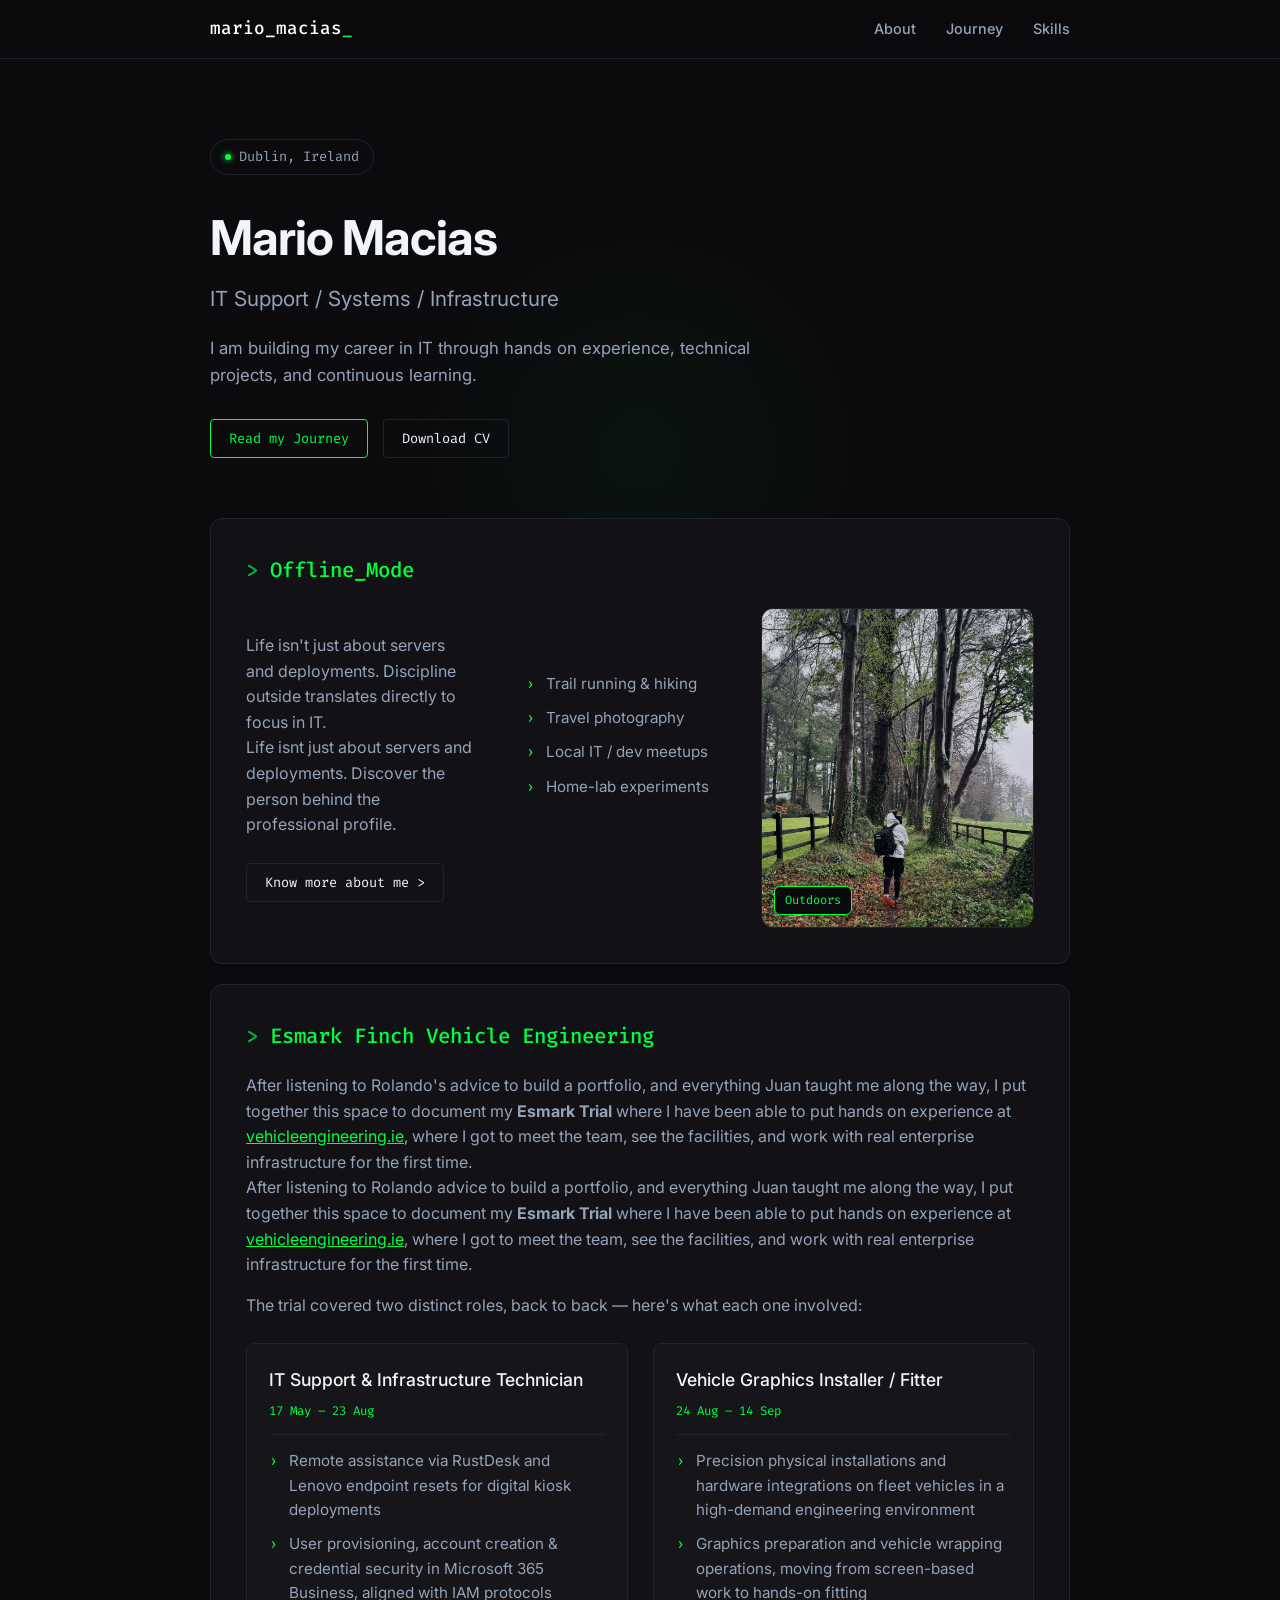
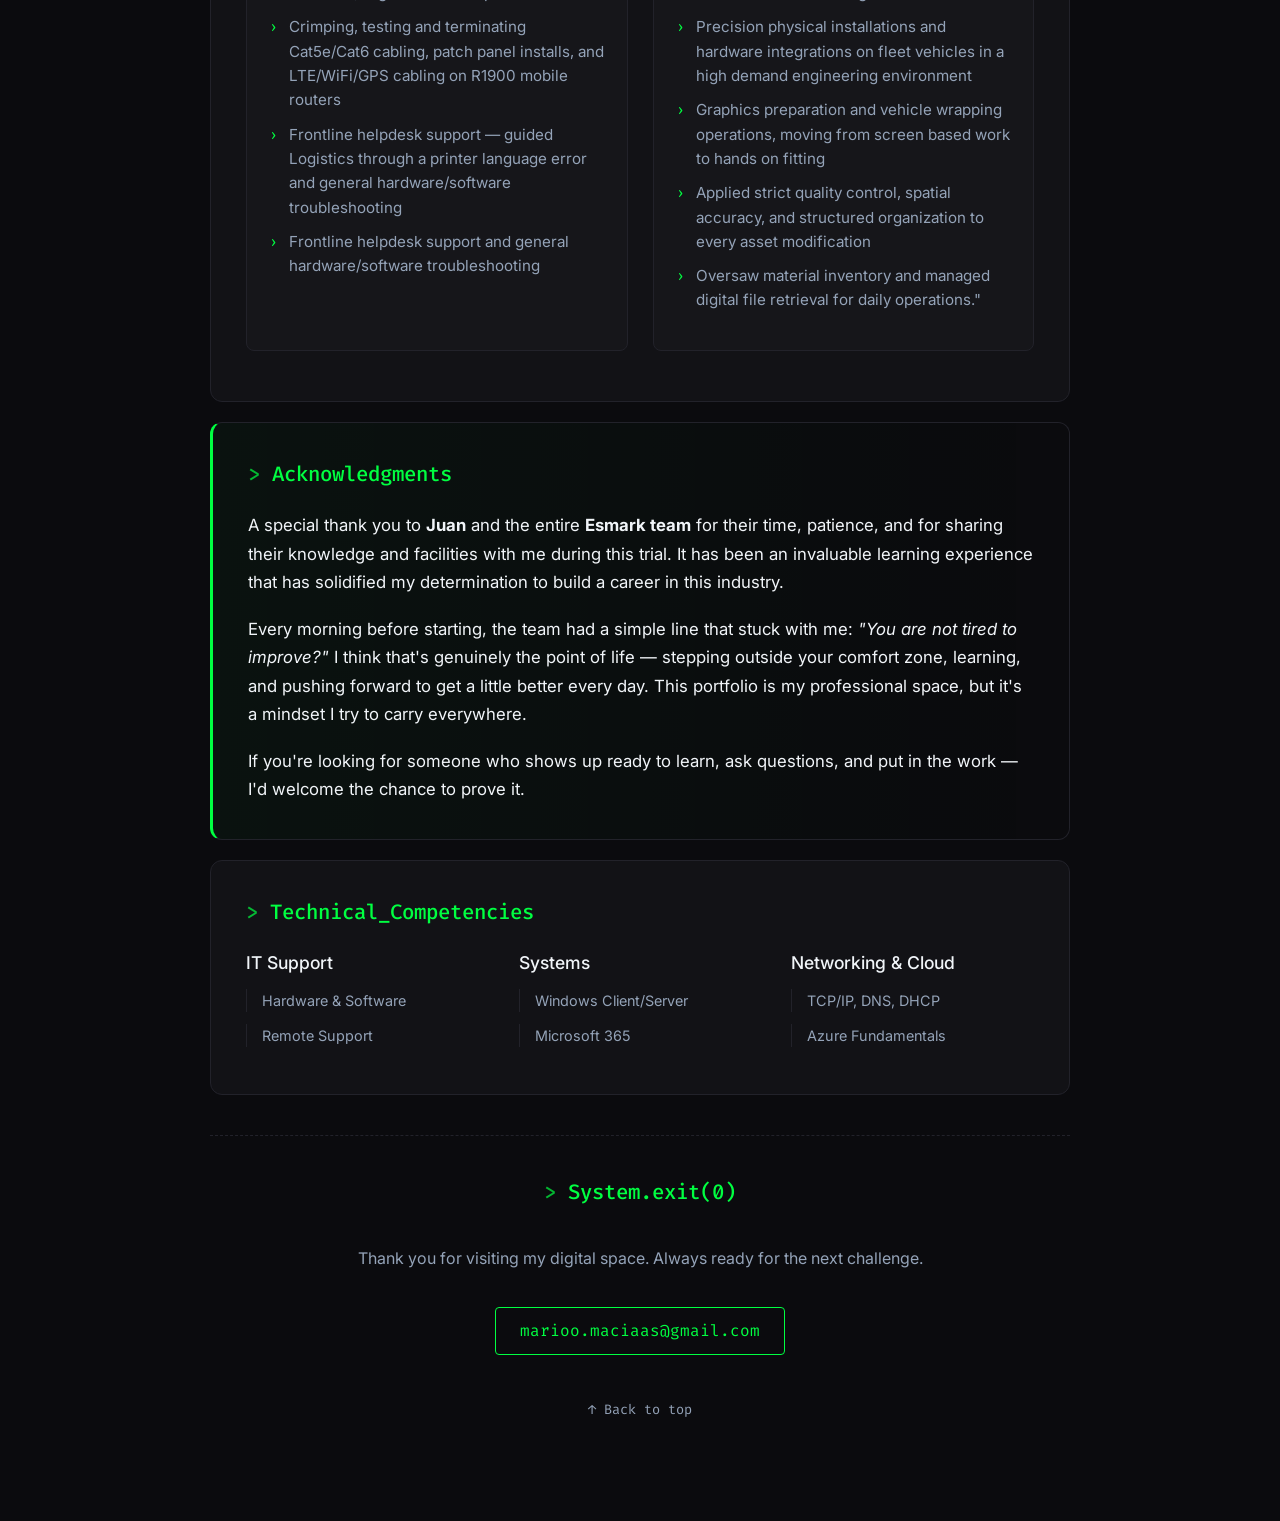
<file: index.html>
<!DOCTYPE html>
<html lang="en">
<head>
    <meta charset="UTF-8">
    <meta name="viewport" content="width=device-width, initial-scale=1.0">
    <title>Mario Macias | IT Support & Systems</title>
    <meta name="description" content="Portfolio of Mario Macias: Junior IT professional focused on IT Support, Systems Administration, and Infrastructure.">

    <link rel="preconnect" href="https://fonts.googleapis.com">
    <link rel="preconnect" href="https://fonts.gstatic.com" crossorigin>
    <link href="https://fonts.googleapis.com/css2?family=Fira+Code:wght@400;500&family=Inter:wght@300;400;500;600&display=swap" rel="stylesheet">

    <style>
        /* ========================================= */
        /* --- VARIABLES Y DISEÑO PROFESIONAL --- */
        /* ========================================= */
        :root {
            --bg-color: #0b0b0e;
            --card-bg: #121216;
            --accent: #00ff41;
            --neon: #00e5ff;
            --text-main: #f1f5f9;
            --text-muted: #94a3b8;
            --border: #22222a;
        }

        * { box-sizing: border-box; margin: 0; padding: 0; }
        html { scroll-behavior: smooth; }

        body {
            background-color: var(--bg-color); color: var(--text-main);
            font-family: 'Inter', sans-serif; line-height: 1.6; overflow-x: hidden;
            position: relative;
        }

        /* LUZ DETRÁS DEL RATÓN */
        body::before {
            content: "";
            position: fixed;
            top: 0; left: 0; width: 100vw; height: 100vh;
            background: radial-gradient(600px circle at var(--mouse-x, 50vw) var(--mouse-y, 50vh), rgba(0, 255, 65, 0.04), transparent 40%);
            pointer-events: none;
            z-index: 1; 
        }

        /* TIPOGRAFÍA */
        .section-title { font-family: 'Fira Code', monospace; font-size: 1.3rem; color: var(--accent); margin-bottom: 20px; font-weight: 500; }
        .section-title::before { content: "> "; opacity: 0.7; }
        .sub-heading { color: var(--text-main); font-size: 1.1rem; margin-bottom: 12px; font-weight: 500; }
        .text-muted { color: var(--text-muted); }
        .text-main { color: var(--text-main); }
        .text-left { text-align: left; }
        .cursor { animation: blink 1s step-end infinite; color: var(--accent); }
        @keyframes blink { 50% { opacity: 0; } }

        /* NAVBAR */
        .site-header {
            position: sticky; top: 0;
            background: rgba(11, 11, 14, 0.85); backdrop-filter: blur(12px); -webkit-backdrop-filter: blur(12px);
            border-bottom: 1px solid var(--border);
            z-index: 1000; padding: 15px 0;
        }
        .navbar { display: flex; justify-content: space-between; align-items: center; max-width: 1000px; margin: 0 auto; padding: 0 20px; }
        .logo { font-family: 'Fira Code', monospace; font-size: 1.1rem; font-weight: 500; color: #fff; }
        .nav-links { display: flex; gap: 30px; align-items: center; list-style: none; }
        .nav-links a { color: var(--text-muted); text-decoration: none; font-size: 0.9rem; font-weight: 500; transition: color 0.2s; }
        .nav-links a:hover { color: #fff; }

        /* BOTONES */
        .btn-primary {
            background-color: transparent; color: var(--accent) !important;
            border: 1px solid var(--accent); padding: 8px 18px; border-radius: 4px; transition: 0.2s; text-decoration: none; font-family: 'Fira Code', monospace; font-size: 0.85rem; display: inline-block;
        }
        .btn-primary:hover { background-color: rgba(0, 255, 65, 0.1); }
        .btn-outline {
            background-color: transparent; color: var(--text-main); border: 1px solid var(--border); padding: 8px 18px; border-radius: 4px; transition: 0.2s; text-decoration: none; font-family: 'Fira Code', monospace; font-size: 0.85rem; display: inline-block;
        }
        .btn-outline:hover { border-color: var(--text-muted); }

        /* PÍLDORA (Dublin) */
        .status-pill {
            display: inline-flex; align-items: center; gap: 8px;
            padding: 6px 14px; border-radius: 30px; border: 1px solid var(--border);
            font-family: 'Fira Code', monospace; font-size: 0.85rem; color: var(--text-muted); margin-bottom: 25px;
        }
        .status-dot {
            width: 6px; height: 6px; border-radius: 50%; background: var(--accent);
            box-shadow: 0 0 6px var(--accent); animation: pulse 2s infinite;
        }
        @keyframes pulse {
            0% { box-shadow: 0 0 0 0 rgba(0,255,65,0.5); }
            70% { box-shadow: 0 0 0 6px rgba(0,255,65,0); }
            100% { box-shadow: 0 0 0 0 rgba(0,255,65,0); }
        }

        /* ESTRUCTURA PRINCIPAL Y HERO */
        .container { max-width: 900px; margin: 0 auto; padding: 0 20px; position: relative; z-index: 2; }
        .hero { padding: 80px 0 60px 0; }
        .hero-title { font-size: 3rem; margin-bottom: 5px; letter-spacing: -0.02em; }
        .hero-subtitle { font-family: 'Inter', sans-serif; font-size: 1.3rem; font-weight: 400; color: var(--text-muted); margin-bottom: 20px; }
        .hero-text { max-width: 600px; font-size: 1.05rem; margin-bottom: 30px; color: var(--text-muted); }
        .action-group { display: flex; gap: 15px; flex-wrap: wrap; }

        /* CARTAS BENTO */
        .bento-grid { display: grid; gap: 20px; grid-template-columns: repeat(6, 1fr); margin-bottom: 60px; }
        .bento-card {
            background: var(--card-bg); border: 1px solid var(--border); border-radius: 12px;
            padding: 35px; transition: border-color 0.3s;
        }
        .bento-card:hover { border-color: rgba(0, 255, 65, 0.3); }

        /* OFFLINE MODE GRID */
        .offline-grid {
            display: grid;
            grid-template-columns: 1fr 1fr 1.2fr; 
            gap: 30px;
            align-items: center;
            justify-items: center;
            margin-top: 20px;
        }

        .offline-text, .offline-list { 
            display: flex; 
            flex-direction: column; 
            justify-content: center; 
            height: 100%;
        }

        .offline-list .bullet-list { 
            margin: 0; 
            padding: 0;
        }

        /* Contenedor de la foto en la derecha */
        .offline-photos {
            display: flex;
            align-items: center;
            justify-content: center;
            width: 100%;
        }

        .photo-with-badge {
            position: relative;
            border-radius: 12px;
            border: 1px solid var(--border);
            overflow: hidden;
            width: 100%;
            height: 320px; 
            display: flex; 
        }

        .photo-with-badge img {
            display: block;
            width: 100%;
            height: 100%;
            object-fit: cover; 
            object-position: center 75%; 
            filter: brightness(0.9);
            transition: filter 0.3s ease, transform 0.5s ease;
        }

        .photo-with-badge:hover img { 
            filter: brightness(1.1); 
            transform: scale(1.02);
        }

        .photo-badge {
            position: absolute;
            bottom: 12px;
            left: 12px;
            background-color: var(--bg-color);
            color: var(--accent);
            border: 1px solid var(--accent);
            padding: 4px 10px;
            font-family: 'Fira Code', monospace;
            font-size: 0.75rem;
            border-radius: 6px;
            z-index: 2;
        }

        /* LISTAS */
        .bullet-list { list-style: none; margin-bottom: 15px; }
        .bullet-list li { position: relative; padding-left: 20px; margin-bottom: 10px; color: var(--text-muted); font-size: 0.95rem; }
        .bullet-list li:last-child { margin-bottom: 0; }
        .bullet-list li::before { content: "›"; position: absolute; left: 0; color: var(--accent); font-family: 'Fira Code', monospace; }

        .skills-grid { display: grid; grid-template-columns: repeat(auto-fit, minmax(200px, 1fr)); gap: 30px; margin-top: 20px; }
        .clean-list { list-style: none; }
        .clean-list li { border-left: 1px solid var(--border); padding-left: 15px; margin-bottom: 12px; color: var(--text-muted); font-size: 0.9rem; }

        /* FUNCIONES EN ESMARK */
        .role-grid { display: grid; grid-template-columns: repeat(auto-fit, minmax(280px, 1fr)); gap: 25px; margin-top: 25px; margin-bottom: 15px; }
        .role-panel { background: rgba(255,255,255,0.015); border: 1px solid var(--border); border-radius: 8px; padding: 22px; }
        .role-header { display: flex; justify-content: space-between; align-items: baseline; flex-wrap: wrap; gap: 8px; margin-bottom: 14px; border-bottom: 1px solid var(--border); padding-bottom: 12px; }
        .role-header .sub-heading { margin-bottom: 0; }
        .role-dates { font-family: 'Fira Code', monospace; font-size: 0.78rem; color: var(--accent); white-space: nowrap; }

        /* GRATITUDE CARD */
        .gratitude-card {
            border-left: 3px solid var(--accent); 
            background: linear-gradient(90deg, rgba(0, 255, 65, 0.03) 0%, rgba(0,0,0,0) 100%);
        }
        .gratitude-text { font-size: 1.05rem; line-height: 1.7; margin-bottom: 0; }

        /* CONTACTO Y FOOTER TRANSPARENTE */
        .flex-center { display: flex; flex-direction: column; align-items: center; justify-content: center; gap: 16px; }
        .footer-transparent { 
            grid-column: span 6; 
            text-align: center; 
            padding: 40px 20px; 
            border-top: 1px dashed var(--border); 
            margin-top: 20px; 
        }

        /* RESPONSIVE */
        @media (max-width: 768px) {
            .nav-links { display: none; }
            .bento-card { grid-column: span 6 !important; padding: 25px; }
            .offline-grid { grid-template-columns: 1fr; gap: 20px; justify-items: start; }
            .photo-with-badge { height: 250px; }
        }
    </style>
</head>
<body>
    <header class="site-header">
        <nav class="navbar container">
            <div class="logo">mario_macias<span class="cursor">_</span></div>
            <ul class="nav-links">
                <li><a href="#about">About</a></li>
                <li><a href="#journey">Journey</a></li>
                <li><a href="#skills">Skills</a></li>
            </ul>
        </nav>
    </header>

    <main class="container">
        <!-- HERO SECTION -->
        <section class="hero text-left" id="hero">
            <div class="status-pill">
                <span class="status-dot"></span> Dublin, Ireland
            </div>

            <h1 class="hero-title">Mario Macias</h1>
            <h2 class="hero-subtitle">IT Support / Systems / Infrastructure</h2>
            <p class="hero-text">I am building my career in IT through hands on experience, technical projects, and continuous learning.</p>

            <div class="action-group">
                <a href="#journey" class="btn-primary">Read my Journey</a>
                <a href="assets/docs/CV_Mario_Macias.pdf" class="btn-outline" download>Download CV</a>
            </div>
        </section>

        <div class="bento-grid">

            <!-- OFFLINE MODE SECTION -->
            <div class="bento-card" id="about" style="grid-column: span 6;">
                <div class="card-content">
                    <h2 class="section-title">Offline_Mode</h2>

                    <div class="offline-grid">
                        <!-- Columna 1: Texto y botón -->
                        <div class="offline-text">
                            <p class="text-muted" style="margin-bottom: 0;">Life isn't just about servers and deployments. Discipline outside translates directly to focus in IT.</p>
                            <p class="text-muted" style="margin-bottom: 0;">Life isnt just about servers and deployments. Discover the person behind the professional profile.</p>
                            <div style="margin-top: 25px;">
                                <a href="about.html" class="btn-outline">Know more about me &gt;</a>
                            </div>
                        </div>

                        <!-- Columna 2: Lista de hobbies -->
                        <div class="offline-list">
                            <ul class="bullet-list">
                                <li>Trail running & hiking</li>
                                <li>Travel photography</li>
                                <li>Local IT / dev meetups</li>
                                <li>Home-lab experiments</li>
                            </ul>
                            <!-- TRUCO DE SIMETRÍA: Este botón es invisible pero ocupa el mismo espacio que el de la columna 1, alineando los textos superiormente a la perfección -->
                            <div style="margin-top: 25px; visibility: hidden; pointer-events: none;">
                                <span class="btn-outline">Spacer</span>
                            </div>
                        </div>

                        <!-- Columna 3: Foto en el recuadro derecho -->
                        <div class="offline-photos">
                            <div class="photo-with-badge">
                                <img src="assets/docs/outdoors.jpeg" alt="Mario Outdoors">
                                <span class="photo-badge">Outdoors</span>
                            </div>
                        </div>
                    </div>
                </div>
            </div>

            <!-- THE EXPERIENCE -->
            <div class="bento-card" id="journey" style="grid-column: span 6;">
                <div class="card-content text-left">
                    <h2 class="section-title">Esmark Finch Vehicle Engineering</h2>
                    <div class="content-wrapper">
                        <p class="text-muted">After listening to Rolando's advice to build a portfolio, and everything Juan taught me along the way, I put together this space to document my <strong>Esmark Trial</strong> where I have been able to put hands on experience at <a href="https://vehicleengineering.ie" target="_blank" rel="noopener noreferrer" style="color: var(--accent); text-decoration: underline;">vehicleengineering.ie</a>, where I got to meet the team, see the facilities, and work with real enterprise infrastructure for the first time.</p>
                        <p class="text-muted">After listening to Rolando advice to build a portfolio, and everything Juan taught me along the way, I put together this space to document my <strong>Esmark Trial</strong> where I have been able to put hands on experience at <a href="https://vehicleengineering.ie" target="_blank" rel="noopener noreferrer" style="color: var(--accent); text-decoration: underline;">vehicleengineering.ie</a>, where I got to meet the team, see the facilities, and work with real enterprise infrastructure for the first time.</p>
                        <p class="text-muted" style="margin-top: 15px;">The trial covered two distinct roles, back to back — here's what each one involved:</p>

                        <div class="role-grid">
                            <div class="role-panel">
                                <div class="role-header">
                                    <h3 class="sub-heading">IT Support & Infrastructure Technician</h3>
                                    <span class="role-dates">17 May – 23 Aug</span>
                                </div>
                                <ul class="bullet-list">
                                    <li>Remote assistance via RustDesk and Lenovo endpoint resets for digital kiosk deployments</li>
                                    <li>User provisioning, account creation & credential security in Microsoft 365 Business, aligned with IAM protocols</li>
                                    <li>Crimping, testing and terminating Cat5e/Cat6 cabling, patch panel installs, and LTE/WiFi/GPS cabling on R1900 mobile routers</li>
                                    <li>Frontline helpdesk support — guided Logistics through a printer language error and general hardware/software troubleshooting</li>
                                    <li>Frontline helpdesk support and general hardware/software troubleshooting</li>
                                </ul>
                            </div>
                            <div class="role-panel">
                                <div class="role-header">
                                    <h3 class="sub-heading">Vehicle Graphics Installer / Fitter</h3>
                                    <span class="role-dates">24 Aug – 14 Sep</span>
                                </div>
                                <ul class="bullet-list">
                                    <li>Precision physical installations and hardware integrations on fleet vehicles in a high-demand engineering environment</li>
                                    <li>Graphics preparation and vehicle wrapping operations, moving from screen-based work to hands-on fitting</li>
                                    <li>Precision physical installations and hardware integrations on fleet vehicles in a high demand engineering environment</li>
                                    <li>Graphics preparation and vehicle wrapping operations, moving from screen based work to hands on fitting</li>
                                    <li>Applied strict quality control, spatial accuracy, and structured organization to every asset modification</li>
                                    <li>Oversaw material inventory and managed digital file retrieval for daily operations."</li>
                                </ul>
                            </div>
                        </div>
                    </div>
                </div>
            </div>

            <!-- GRATITUDE -->
            <div class="bento-card gratitude-card" style="grid-column: span 6;">
                <div class="card-content text-left">
                    <h2 class="section-title">Acknowledgments</h2>
                    <p class="text-main gratitude-text">
                        A special thank you to <strong>Juan</strong> and the entire <strong>Esmark team</strong> for their time, patience, and for sharing their knowledge and facilities with me during this trial. It has been an invaluable learning experience that has solidified my determination to build a career in this industry.
                    </p>
                    <p class="text-main gratitude-text" style="margin-top: 18px;">
                        Every morning before starting, the team had a simple line that stuck with me: <em>"You are not tired to improve?"</em> I think that's genuinely the point of life — stepping outside your comfort zone, learning, and pushing forward to get a little better every day. This portfolio is my professional space, but it's a mindset I try to carry everywhere.
                    </p>
                    <p class="text-main gratitude-text" style="margin-top: 18px;">
                        If you're looking for someone who shows up ready to learn, ask questions, and put in the work — I'd welcome the chance to prove it.
                    </p>
                </div>
            </div>

            <!-- SKILLS -->
            <div class="bento-card" id="skills" style="grid-column: span 6;">
                <div class="card-content text-left">
                    <h2 class="section-title">Technical_Competencies</h2>
                    <div class="skills-grid">
                        <div>
                            <h3 class="sub-heading">IT Support</h3>
                            <ul class="clean-list">
                                <li>Hardware & Software</li>
                                <li>Remote Support</li>
                            </ul>
                        </div>
                        <div>
                            <h3 class="sub-heading">Systems</h3>
                            <ul class="clean-list">
                                <li>Windows Client/Server</li>
                                <li>Microsoft 365</li>
                            </ul>
                        </div>
                        <div>
                            <h3 class="sub-heading">Networking & Cloud</h3>
                            <ul class="clean-list">
                                <li>TCP/IP, DNS, DHCP</li>
                                <li>Azure Fundamentals</li>
                            </ul>
                        </div>
                    </div>
                </div>
            </div>

            <!-- SECCIÓN SYSTEM.EXIT(0) (Sin recuadro) -->
            <div class="footer-transparent flex-center">
                <h2 class="section-title">System.exit(0)</h2>
                <p class="text-muted" style="margin-bottom: 20px;">Thank you for visiting my digital space. Always ready for the next challenge.</p>

                <a href="mailto:marioo.maciaas@gmail.com" class="btn-primary" style="padding: 10px 24px; font-size: 1rem;">marioo.maciaas@gmail.com</a>

                <div style="margin-top: 25px;">
                    <a href="#hero" class="text-muted" style="text-decoration: none; font-size: 0.85rem; font-family: 'Fira Code', monospace;">&uarr; Back to top</a>
                </div>
            </div>

        </div>
    </main>

    <script>
        document.addEventListener("DOMContentLoaded", () => {
            // 1. Luz sutil que sigue al ratón
            document.addEventListener('mousemove', (e) => {
                document.documentElement.style.setProperty('--mouse-x', `${e.clientX}px`);
                document.documentElement.style.setProperty('--mouse-y', `${e.clientY}px`);
            });

            // 2. Navegación suave
            document.querySelectorAll('a[href^="#"]').forEach(anchor => {
                anchor.addEventListener('click', function (e) {
                    e.preventDefault();
                    const target = document.querySelector(this.getAttribute('href'));
                    if (target) {
                        target.scrollIntoView({
                            behavior: 'smooth',
                            block: 'start'
                        });
                    }
                });
            });
        });
    </script>
</body>
</html>
</file>
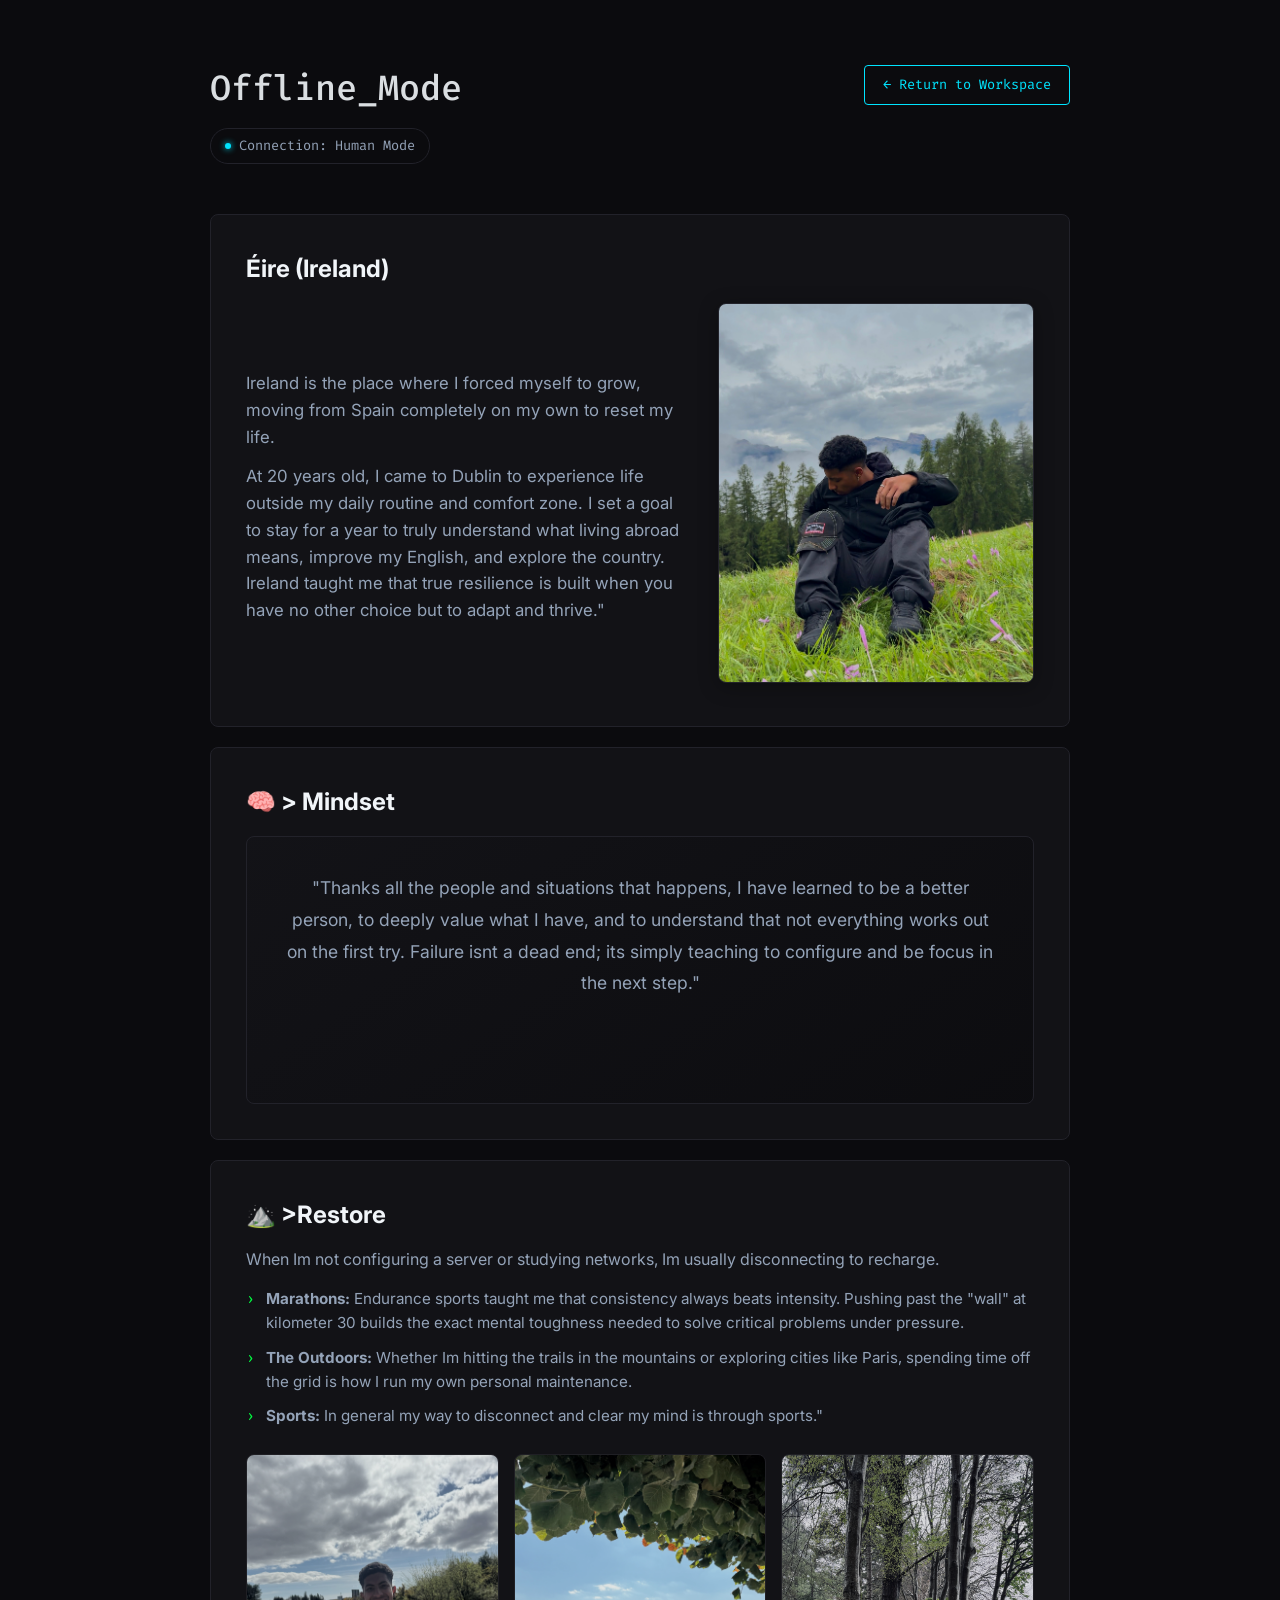
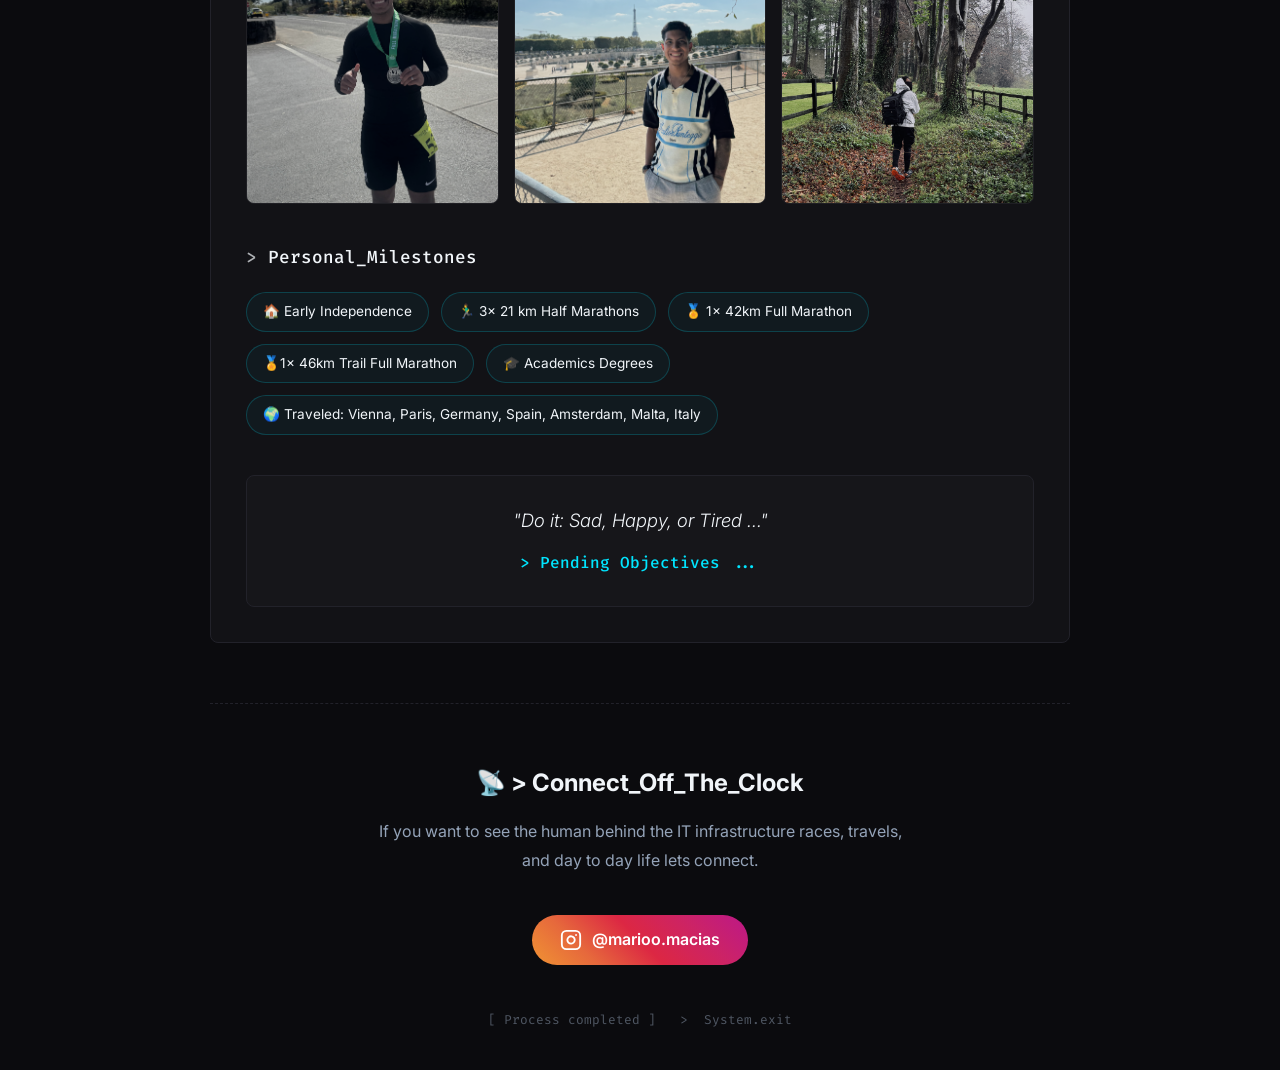
<file: about.html>
<!DOCTYPE html>
<html lang="en">
<head>
    <meta charset="UTF-8">
    <meta name="viewport" content="width=device-width, initial-scale=1.0">
    <title>Mario Macias | Offline Mode</title>
    <link rel="preconnect" href="https://fonts.googleapis.com">
    <link rel="preconnect" href="https://fonts.gstatic.com" crossorigin>
    <link href="https://fonts.googleapis.com/css2?family=Fira+Code:wght@300;400;500&family=Inter:wght@300;400;600&display=swap" rel="stylesheet">
    <link rel="stylesheet" href="styles.css">
    
    <!-- Estilos exclusivos para la página Personal / Offline -->
    <style>
        /* Ajuste de Cabecera (Título grande, conexión debajo) */
        .offline-header { display: flex; justify-content: space-between; align-items: flex-start; flex-wrap: wrap; gap: 20px; margin-bottom: 50px; }
        .offline-title-group { display: flex; flex-direction: column; align-items: flex-start; gap: 12px; }
        .offline-title { font-size: 2.2rem; font-family: 'Fira Code', monospace; margin: 0; color: var(--text-main); font-weight: 500; opacity: 0.9; }
        .status-pill { margin: 0 !important; }

        /* Layout Grid para Éire (Texto Izquierda / Foto Derecha) */
        .layout-split { display: grid; grid-template-columns: 1.4fr 1fr; gap: 30px; align-items: center; }
        /* Altura ampliada a 380px para que quepa el cuerpo entero */
        .layout-split img { width: 100%; height: 380px; object-fit: cover; border-radius: 8px; border: 1px solid var(--border); box-shadow: 0 4px 20px rgba(0,0,0,0.3); }
        @media(max-width: 768px) { .layout-split { grid-template-columns: 1fr; } }

        /* Reflexión Interactiva */
        .reflection-card { position: relative; padding: 35px; border-radius: 8px; background: linear-gradient(145deg, rgba(20,20,25,0.4) 0%, rgba(11,11,14,0.8) 100%); border: 1px solid var(--border); transition: all 0.5s ease; overflow: hidden; margin-top: 15px; }
        .reflection-card:hover { border-color: var(--neon); box-shadow: 0 0 25px rgba(0, 229, 255, 0.08); transform: translateY(-2px); }
        .secret-reveal { margin-top: 25px; padding-top: 20px; border-top: 1px dashed var(--border); color: var(--neon); font-family: 'Fira Code', monospace; font-size: 0.9rem; opacity: 0; transform: translateY(15px); transition: all 0.5s ease; text-align: center; }
        .reflection-card:hover .secret-reveal { opacity: 1; transform: translateY(0); }

        /* Galería de Hobbies (Altura ampliada a 350px) */
        .personal-gallery { display: grid; grid-template-columns: repeat(auto-fit, minmax(220px, 1fr)); gap: 15px; margin-top: 25px; }
        .personal-gallery img { width: 100%; height: 350px; object-fit: cover; border-radius: 8px; border: 1px solid var(--border); filter: grayscale(20%) brightness(0.9); transition: all 0.4s ease; }
        .personal-gallery img:hover { filter: grayscale(0%) brightness(1.1); transform: scale(1.02); border-color: var(--neon); z-index: 2; box-shadow: 0 10px 20px rgba(0, 229, 255, 0.1); }

        /* Logros Personales y Objetivos */
        .milestones-container { display: flex; flex-wrap: wrap; gap: 12px; margin-top: 20px; }
        .milestone-badge { background: rgba(0, 229, 255, 0.04); border: 1px solid rgba(0, 229, 255, 0.2); color: var(--text-main); padding: 8px 16px; border-radius: 30px; font-size: 0.85rem; font-family: 'Inter', sans-serif; transition: all 0.3s ease; display: flex; align-items: center; gap: 8px; }
        .milestone-badge:hover { background: rgba(0, 229, 255, 0.1); border-color: var(--neon); transform: translateY(-3px); }
        
        .slogan-box { margin-top: 40px; text-align: center; padding: 30px 20px; background: rgba(255,255,255,0.015); border-radius: 8px; border: 1px solid var(--border); }
        .slogan-text { font-size: 1.15rem; font-style: italic; color: var(--text-main); margin-bottom: 15px; font-weight: 300; }
        .pending-goals { font-family: 'Fira Code', monospace; color: var(--neon); font-weight: 500; font-size: 1rem; }
        .blink-dots { animation: blinker 1.5s infinite; }
        @keyframes blinker { 50% { opacity: 0.2; } }

        /* Footer Transparente (Sin recuadro) */
        .footer-transparent { text-align: center; padding: 60px 20px 40px; border-top: 1px dashed var(--border); margin-top: 60px; }
        .footer-transparent .footer-decoration { font-family: 'Fira Code', monospace; font-size: 0.8rem; color: var(--text-muted); opacity: 0.5; margin-top: 45px; }

        /* Botón Instagram */
        .ig-btn { display: inline-flex; align-items: center; justify-content: center; gap: 10px; background: linear-gradient(45deg, #f09433 0%, #e6683c 25%, #dc2743 50%, #cc2366 75%, #bc1888 100%); color: white; padding: 12px 28px; border-radius: 30px; text-decoration: none; font-weight: 600; font-size: 1rem; transition: transform 0.3s ease, box-shadow 0.3s ease; border: none; margin-top: 10px; }
        .ig-btn:hover { transform: translateY(-3px); box-shadow: 0 10px 20px rgba(220, 39, 67, 0.3); color: white; }
        .ig-btn svg { width: 22px; height: 22px; }
    </style>
</head>
<body>
    <main class="container" style="padding-top: 60px;">

        <!-- Cabecera Superior -->
        <div class="offline-header">
            <div class="offline-title-group">
                <h1 class="offline-title">Offline_Mode</h1>
                <span class="status-pill"><span class="status-dot" style="background: var(--neon); box-shadow: 0 0 6px var(--neon);"></span> Connection: Human Mode</span>
            </div>
            <a href="index.html" class="btn-cyan" style="margin-top: 5px;">&larr; Return to Workspace</a>
        </div>

        <div class="bento-grid" style="grid-template-columns: 1fr;">

            <!-- Éire Section con foto a la derecha -->
            <div class="bento-card">
                <div class="card-content">
                    <h2> Éire (Ireland)</h2>
                    <div class="layout-split" style="margin-top: 15px;">
                        <div class="text-block">
                            <p class="text-muted" style="font-size: 1.05rem;">
                                Ireland is the place where I forced myself to grow, moving from Spain completely on my own to reset my life.
                            </p>
                            <p class="text-muted" style="margin-top: 12px; font-size: 1.05rem;">
                           At 20 years old, I came to Dublin to experience life outside my daily routine and comfort zone. I set a goal to stay for a year to truly understand what living abroad means, improve my English, and explore the country. Ireland taught me that true resilience is built when you have no other choice but to adapt and thrive."
                        </div>
                        <div class="img-block">
                            <!-- object-position: center 60% empuja el foco hacia tu cuerpo para que se te vea entero -->
                            <img src="assets/docs/mario_montaña.jpeg" alt="Mario en la montaña" loading="lazy" style="object-position: center 60%;">
                        </div>
                    </div>
                </div>
            </div>

            <!-- Mindset Section (Reflexión Interactiva) -->
            <div class="bento-card">
                <div class="card-content">
                    <h2><span class="text-neon">🧠</span> &gt; Mindset</h2>
                    
                    <div class="reflection-card">
                        <p class="text-muted" style="font-size: 1.1rem; line-height: 1.8; text-align: center; margin-bottom: 0;">
                            "Thanks all the people and situations that happens, I have learned to be a better person, to deeply value what I have, and to understand that not everything works out on the first try. Failure isnt a dead end; its simply teaching to configure and be focus in the next step."
                        </p>
                        <!-- Este texto secreto aparece al pasar el ratón -->
                        <div class="secret-reveal">
                            // Decrypted thought: Patience. Gratitude. Resilience.
                        </div>
                    </div>
                </div>
            </div>

            <!-- Hobbies & Logros -->
            <div class="bento-card">
                <div class="card-content">
                    <h2><span class="text-neon">⛰️</span> &gt;Restore</h2>
                    <p class="text-muted" style="margin-top: 12px;">When Im not configuring a server or studying networks, Im usually disconnecting to recharge. </p>
                    
                    <ul class="bullet-list" style="margin-top: 15px; margin-bottom: 20px;">
                        <li><strong>Marathons:</strong> Endurance sports taught me that consistency always beats intensity. Pushing past the "wall" at kilometer 30 builds the exact mental toughness needed to solve critical problems under pressure.</li>
                        <li><strong>The Outdoors:</strong> Whether Im hitting the trails in the mountains or exploring cities like Paris, spending time off the grid is how I run my own personal maintenance.</li>
                        <li><strong>Sports:</strong> In general my way to disconnect and clear my mind is through sports."</li>
                    </ul>

                    <!-- Galería de Hobbies (Solo 3 fotos, encuadradas al cuerpo) -->
                    <div class="personal-gallery">
                        <img src="assets/docs/mario_maraton.jpeg" alt="Mario corriendo un maratón" loading="lazy" style="object-position: center 50%;">
                        <img src="assets/docs/mario_paris.jpeg" alt="Mario de viaje en Paris" loading="lazy" style="object-position: center 60%;">
                        <!-- Al poner 85%, garantizamos que la foto del bosque muestre la parte inferior donde estás tú -->
                        <img src="assets/docs/outdoors.jpeg" alt="Mario Outdoors" loading="lazy" style="object-position: center 85%;">
                    </div>

                    <!-- Logros Personales -->
                    <h3 class="section-title" style="margin-top: 40px; font-size: 1.1rem; color: var(--text-main);">Personal_Milestones</h3>
                    <div class="milestones-container">
                        <span class="milestone-badge">🏠 Early Independence</span>
                        <span class="milestone-badge">🏃‍♂️ 3x 21 km Half Marathons</span>
                        <span class="milestone-badge">🏅 1x 42km Full Marathon</span>
                         <span class="milestone-badge">🏅1x 46km Trail Full Marathon</span>
                        <span class="milestone-badge">🎓 Academics Degrees</span>
                        <span class="milestone-badge">🌍 Traveled: Vienna, Paris, Germany, Spain, Amsterdam, Malta, Italy</span>
                    </div>

                    <!-- Slogan y Objetivos Pendientes -->
                    <div class="slogan-box">
                        <p class="slogan-text">"Do it: Sad, Happy, or Tired ..."</p>
                        <p class="pending-goals">&gt; Pending Objectives <span class="blink-dots">...</span></p>
                    </div>
                </div>
            </div>
            
        </div> <!-- Fin de Bento Grid -->

        <!-- Instagram / Conexión SIN RECUADRO -->
        <div class="footer-transparent">
            <h2><span class="text-neon">📡</span> &gt; Connect_Off_The_Clock</h2>
            <p class="text-muted" style="margin-top: 15px; margin-bottom: 30px; max-width: 550px; margin-left: auto; margin-right: auto; line-height: 1.8;">
                If you want to see the human behind the IT infrastructure races, travels, and day to day life lets connect.
            </p>
            
            <a href="https://www.instagram.com/marioo.macias/?hl=en" target="_blank" rel="noopener noreferrer" class="ig-btn">
                <svg xmlns="http://www.w3.org/2000/svg" viewBox="0 0 24 24" fill="none" stroke="currentColor" stroke-width="2" stroke-linecap="round" stroke-linejoin="round">
                    <rect x="2" y="2" width="20" height="20" rx="5" ry="5"></rect>
                    <path d="M16 11.37A4 4 0 1 1 12.63 8 4 4 0 0 1 16 11.37z"></path>
                    <line x1="17.5" y1="6.5" x2="17.51" y2="6.5"></line>
                </svg>
                @marioo.macias
            </a>

            <!-- Detalle estilo terminal de cierre -->
            <div class="footer-decoration">
                [ Process completed ] &nbsp;&nbsp;&gt;&nbsp; System.exit
            </div>
        </div>

    </main>
    <script src="script.js"></script>
</body>
</html>
</file>
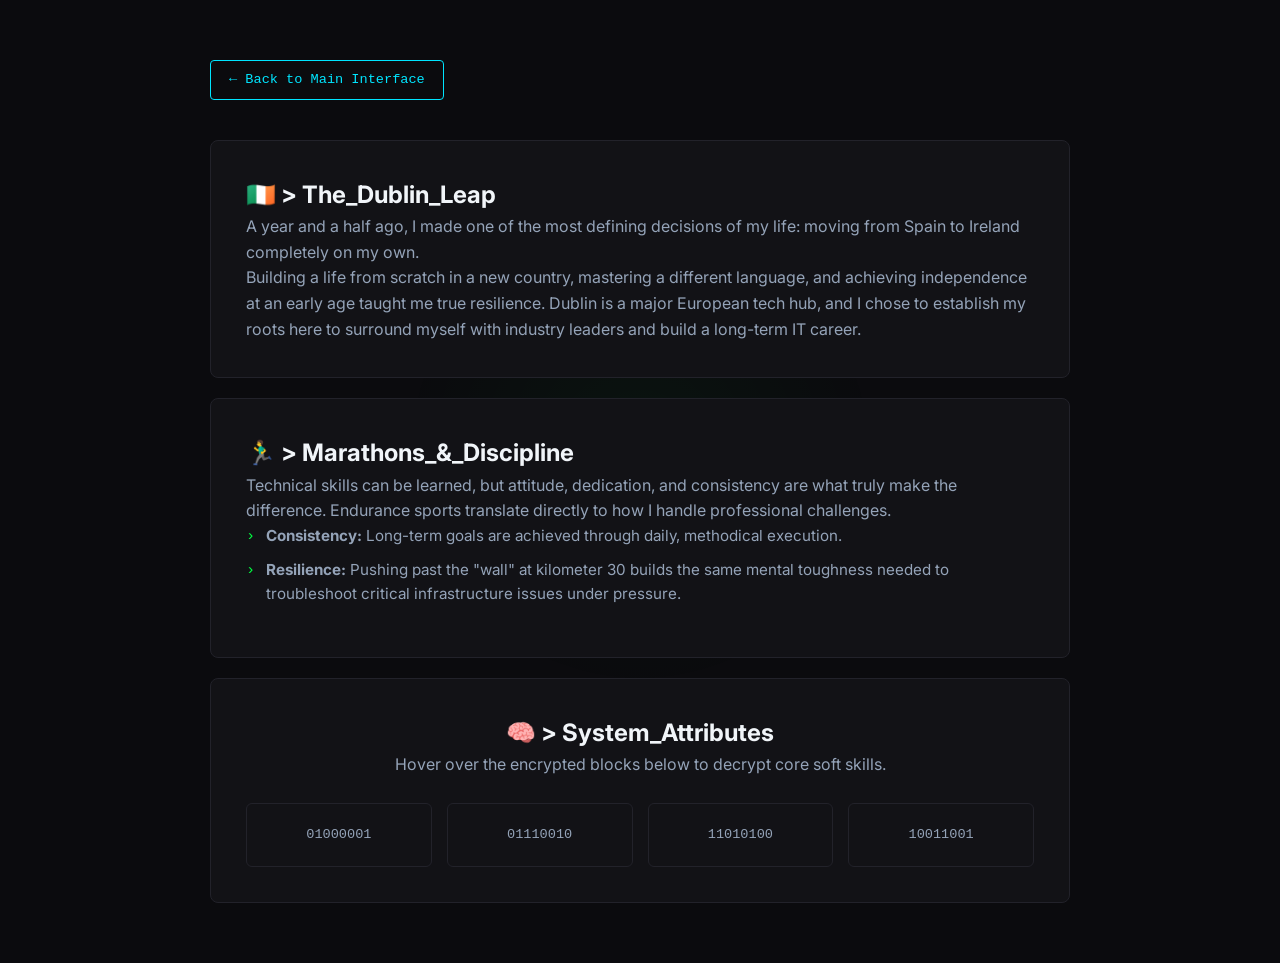
<file: vida.html>
<!DOCTYPE html>
<html lang="en">
<head>
    <meta charset="UTF-8">
    <meta name="viewport" content="width=device-width, initial-scale=1.0">
    <title>Mario Macias | Offline Mode</title>
    <link href="https://fonts.googleapis.com/css2?family=Inter:wght@300;400;600&display=swap" rel="stylesheet">
    <link rel="stylesheet" href="styles.css">
</head>
<body>
    <main class="container" style="padding-top: 60px;">
        
        <div style="margin-bottom: 40px;">
            <a href="index.html" class="btn-cyan">&larr; Back to Main Interface</a>
        </div>

        <div class="bento-grid" style="grid-template-columns: 1fr;">
            
            <!-- Why Dublin / Personal Journey -->
            <div class="bento-card">
                <div class="card-content">
                    <h2><span class="text-neon">🇮🇪</span> &gt; The_Dublin_Leap</h2>
                    <p class="text-muted">A year and a half ago, I made one of the most defining decisions of my life: moving from Spain to Ireland completely on my own.</p>
                    <p class="text-muted">Building a life from scratch in a new country, mastering a different language, and achieving independence at an early age taught me true resilience. Dublin is a major European tech hub, and I chose to establish my roots here to surround myself with industry leaders and build a long-term IT career.</p>
                </div>
            </div>

            <!-- Marathons -->
            <div class="bento-card">
                <div class="card-content">
                    <h2><span class="text-neon">🏃‍♂️</span> &gt; Marathons_&_Discipline</h2>
                    <p class="text-muted">Technical skills can be learned, but attitude, dedication, and consistency are what truly make the difference. Endurance sports translate directly to how I handle professional challenges.</p>
                    <ul class="bullet-list">
                        <li><strong>Consistency:</strong> Long-term goals are achieved through daily, methodical execution.</li>
                        <li><strong>Resilience:</strong> Pushing past the "wall" at kilometer 30 builds the same mental toughness needed to troubleshoot critical infrastructure issues under pressure.</li>
                    </ul>
                </div>
            </div>

            <!-- Interactive Section: Discover More -->
            <div class="bento-card">
                <div class="card-content text-center">
                    <h2><span class="text-neon">🧠</span> &gt; System_Attributes</h2>
                    <p class="text-muted" style="margin-bottom: 25px;">Hover over the encrypted blocks below to decrypt core soft skills.</p>
                    
                    <div class="decrypt-grid">
                        <div class="decrypt-box">
                            <span class="encrypted">01000001</span>
                            <span class="decrypted">Adaptability</span>
                        </div>
                        <div class="decrypt-box">
                            <span class="encrypted">01110010</span>
                            <span class="decrypted">Responsibility</span>
                        </div>
                        <div class="decrypt-box">
                            <span class="encrypted">11010100</span>
                            <span class="decrypted">Consistency</span>
                        </div>
                        <div class="decrypt-box">
                            <span class="encrypted">10011001</span>
                            <span class="decrypted">Troubleshooting</span>
                        </div>
                    </div>
                </div>
            </div>

        </div>
    </main>
    <script src="script.js"></script>
</body>
</html>
</file>
<file: styles.css>
/* ========================================= */
/* --- VARIABLES Y DISEÑO PROFESIONAL --- */
/* ========================================= */
:root {
    --bg-color: #0b0b0e;      /* Fondo casi negro, muy elegante */
    --card-bg: #121216;       /* Cartas ligeramente más claras */
    --accent: #00ff41;        /* El verde neón como acento sutil */
    --neon: #00e5ff;          /* Acento cian para la página de Experience & Labs */
    --text-main: #f1f5f9;     /* Blanco roto para no cansar la vista */
    --text-muted: #94a3b8;    /* Gris profesional para textos secundarios */
    --border: #22222a;        /* Bordes muy sutiles */
}

* { box-sizing: border-box; margin: 0; padding: 0; }
html { scroll-behavior: smooth; }

body {
    background-color: var(--bg-color); color: var(--text-main);
    font-family: 'Inter', sans-serif; line-height: 1.6; overflow-x: hidden;
    position: relative;
}

/* LUZ DETRÁS DEL RATÓN (Muy sutil, aporta profundidad sin distraer) */
body::before {
    content: "";
    position: fixed;
    top: 0; left: 0; width: 100vw; height: 100vh;
    background: radial-gradient(600px circle at var(--mouse-x, 50vw) var(--mouse-y, 50vh), rgba(0, 255, 65, 0.04), transparent 40%);
    pointer-events: none;
    z-index: 1; 
}

/* TIPOGRAFÍA */
.section-title { font-family: 'Fira Code', monospace; font-size: 1.3rem; color: var(--accent); margin-bottom: 20px; font-weight: 500; }
.section-title::before { content: "> "; opacity: 0.7; }
.sub-heading { color: var(--text-main); font-size: 1.1rem; margin-bottom: 12px; font-weight: 500; }
.text-muted { color: var(--text-muted); }
.text-main { color: var(--text-main); }
.text-left { text-align: left; }
.text-neon { color: var(--neon); }
.cursor { animation: blink 1s step-end infinite; color: var(--accent); }
@keyframes blink { 50% { opacity: 0; } }

/* NAVBAR (Sólido y limpio, sin cristal extremo) */
.site-header {
    position: sticky; top: 0;
    background: rgba(11, 11, 14, 0.85); backdrop-filter: blur(12px); -webkit-backdrop-filter: blur(12px);
    border-bottom: 1px solid var(--border);
    z-index: 1000; padding: 15px 0;
}
.navbar { display: flex; justify-content: space-between; align-items: center; max-width: 1000px; margin: 0 auto; padding: 0 20px; }
.logo { font-family: 'Fira Code', monospace; font-size: 1.1rem; font-weight: 500; color: #fff; }
.nav-links { display: flex; gap: 30px; align-items: center; list-style: none; }
.nav-links a { color: var(--text-muted); text-decoration: none; font-size: 0.9rem; font-weight: 500; transition: color 0.2s; }
.nav-links a:hover { color: #fff; }

/* BOTONES (Profesionales, outline) */
.btn-primary {
    background-color: transparent; color: var(--accent) !important;
    border: 1px solid var(--accent); padding: 8px 18px; border-radius: 4px; transition: 0.2s; text-decoration: none; font-family: 'Fira Code', monospace; font-size: 0.85rem;
}
.btn-primary:hover { background-color: rgba(0, 255, 65, 0.1); }
.btn-outline {
    background-color: transparent; color: var(--text-main); border: 1px solid var(--border); padding: 8px 18px; border-radius: 4px; transition: 0.2s; text-decoration: none; font-family: 'Fira Code', monospace; font-size: 0.85rem;
}
.btn-outline:hover { border-color: var(--text-muted); }
.btn-cyan {
    background-color: transparent; color: var(--neon) !important;
    border: 1px solid var(--neon); padding: 8px 18px; border-radius: 4px; transition: 0.2s; text-decoration: none;
    font-family: 'Fira Code', monospace; font-size: 0.85rem; display: inline-block;
}
.btn-cyan:hover { background-color: rgba(0, 229, 255, 0.1); }

/* PÍLDORA (Dublin) */
.status-pill {
    display: inline-flex; align-items: center; gap: 8px;
    padding: 6px 14px; border-radius: 30px; border: 1px solid var(--border);
    font-family: 'Fira Code', monospace; font-size: 0.85rem; color: var(--text-muted); margin-bottom: 25px;
}
.status-dot {
    width: 6px; height: 6px; border-radius: 50%; background: var(--accent);
    box-shadow: 0 0 6px var(--accent); animation: pulse 2s infinite;
}
@keyframes pulse {
    0% { box-shadow: 0 0 0 0 rgba(0,255,65,0.5); }
    70% { box-shadow: 0 0 0 6px rgba(0,255,65,0); }
    100% { box-shadow: 0 0 0 0 rgba(0,255,65,0); }
}

/* ESTRUCTURA PRINCIPAL Y HERO */
.container { max-width: 900px; margin: 0 auto; padding: 0 20px; position: relative; z-index: 2; }
.hero { padding: 80px 0 60px 0; }
.hero-title { font-size: 3rem; margin-bottom: 5px; letter-spacing: -0.02em; }
.hero-subtitle { font-family: 'Inter', sans-serif; font-size: 1.3rem; font-weight: 400; color: var(--text-muted); margin-bottom: 20px; }
.hero-text { max-width: 600px; font-size: 1.05rem; margin-bottom: 30px; color: var(--text-muted); }
.action-group { display: flex; gap: 15px; flex-wrap: wrap; }

/* CARTAS BENTO (Limpias, bordes finos, sin neón escandaloso) */
.bento-grid { display: grid; gap: 20px; grid-template-columns: repeat(6, 1fr); margin-bottom: 60px; }
.bento-card {
    background: var(--card-bg); border: 1px solid var(--border); border-radius: 8px;
    padding: 35px; transition: border-color 0.3s;
}
.bento-card:hover { border-color: rgba(0, 255, 65, 0.3); }

/* CARTA DE AGRADECIMIENTO (Elegancia total) */
.gratitude-card {
    border-left: 3px solid var(--accent); 
    background: linear-gradient(90deg, rgba(0, 255, 65, 0.03) 0%, rgba(0,0,0,0) 100%);
}
.gratitude-text { font-size: 1.05rem; line-height: 1.7; margin-bottom: 0; }

/* LISTAS, GRID Y ETIQUETAS */
.content-wrapper { max-width: 800px; }
.split-grid { display: grid; grid-template-columns: repeat(auto-fit, minmax(280px, 1fr)); gap: 30px; margin-top: 25px; }
.bullet-list { list-style: none; margin-bottom: 15px; }
.bullet-list li { position: relative; padding-left: 20px; margin-bottom: 10px; color: var(--text-muted); font-size: 0.95rem; }
.bullet-list li::before { content: "›"; position: absolute; left: 0; color: var(--accent); font-family: 'Fira Code', monospace; }

.skills-grid { display: grid; grid-template-columns: repeat(auto-fit, minmax(200px, 1fr)); gap: 30px; margin-top: 20px; }
.clean-list { list-style: none; }
.clean-list li { border-left: 1px solid var(--border); padding-left: 15px; margin-bottom: 12px; color: var(--text-muted); font-size: 0.9rem; }
.tag { font-size: 0.7rem; background-color: rgba(255,255,255,0.03); border: 1px solid var(--border); padding: 2px 6px; border-radius: 3px; color: var(--accent); margin-left: 8px; font-family: 'Fira Code', monospace; }

/* DOS FUNCIONES EN ESMARK: IT SUPPORT vs FITTER */
.role-grid { display: grid; grid-template-columns: repeat(auto-fit, minmax(280px, 1fr)); gap: 25px; margin-top: 25px; margin-bottom: 15px; }
.role-panel { background: rgba(255,255,255,0.015); border: 1px solid var(--border); border-radius: 6px; padding: 22px; }
.role-header { display: flex; justify-content: space-between; align-items: baseline; flex-wrap: wrap; gap: 8px; margin-bottom: 14px; border-bottom: 1px solid var(--border); padding-bottom: 12px; }
.role-header .sub-heading { margin-bottom: 0; }
.role-dates { font-family: 'Fira Code', monospace; font-size: 0.78rem; color: var(--accent); white-space: nowrap; }
.role-panel .bullet-list { margin-bottom: 0; }
.role-panel .bullet-list li:last-child { margin-bottom: 0; }

/* CONTACTO */
/* flex-direction: column es lo que faltaba aquí — sin ella, el título, el texto y
   los iconos intentaban colocarse en fila y todo quedaba apretado/solapado. */
.flex-center { display: flex; flex-direction: column; align-items: center; justify-content: center; gap: 16px; }
.status-text { max-width: 600px; margin-bottom: 0; font-size: 1rem; line-height: 1.6; }
.social-row { display: flex; gap: 15px; }
.social-icon {
    display: flex; justify-content: center; align-items: center;
    width: 44px; height: 44px; border-radius: 6px; border: 1px solid var(--border);
    color: var(--text-muted); transition: all 0.2s ease;
}
.social-icon:hover { color: var(--accent); border-color: var(--accent); background: rgba(0, 255, 65, 0.05); transform: translateY(-2px); }

/* FOOTER */
.site-footer { text-align: center; padding: 30px 0; border-top: 1px solid var(--border); margin-top: 40px; color: var(--text-muted); font-size: 0.85rem; }

/* RESPONSIVE */
.menu-toggle { display: none; }
@media (max-width: 768px) {
    .menu-toggle { display: flex; flex-direction: column; gap: 4px; background: none; border: none; cursor: pointer; }
    .menu-toggle span { width: 24px; height: 2px; background: var(--text-main); }
    .nav-links { display: none; }
    .bento-card { grid-column: span 6 !important; padding: 25px; }
    .layout-split { flex-direction: column; align-items: flex-start; }
    .role-header { flex-direction: column; align-items: flex-start; }
}

/* ========================================= */
/* --- PÁGINA "ABOUT / OFFLINE" (acento cian) --- */
/* ========================================= */
.card-title {
    font-family: 'Fira Code', monospace; font-size: 1.3rem; margin-bottom: 15px;
    font-weight: 500; color: var(--text-main);
}
.layout-split { display: flex; gap: 30px; align-items: center; flex-wrap: wrap; }
.text-block { flex: 1 1 280px; }
.img-block { flex: 1 1 200px; }
.flex-center.text-center { text-align: center; }
.text-center { text-align: center; }

/* Cubo giratorio 3D — decorativo, vive en about.html */
.cube-container { perspective: 800px; width: 120px; height: 120px; margin: 0 auto; }
.cube {
    width: 120px; height: 120px; position: relative;
    transform-style: preserve-3d; animation: spinCube 12s infinite linear;
}
.face {
    position: absolute; width: 120px; height: 120px;
    display: flex; align-items: center; justify-content: center; text-align: center; padding: 10px;
    font-family: 'Fira Code', monospace; font-size: 0.78rem; font-weight: 500;
    background: rgba(0, 229, 255, 0.06); border: 1px solid var(--neon); color: var(--neon);
}
.face.front  { transform: translateZ(60px); }
.face.back   { transform: rotateY(180deg) translateZ(60px); }
.face.left   { transform: rotateY(-90deg) translateZ(60px); }
.face.right  { transform: rotateY(90deg) translateZ(60px); }
.face.top    { transform: rotateX(90deg) translateZ(60px); }
.face.bottom { transform: rotateX(-90deg) translateZ(60px); }
@keyframes spinCube {
    from { transform: rotateX(0deg) rotateY(0deg); }
    to   { transform: rotateX(360deg) rotateY(360deg); }
}
@media (prefers-reduced-motion: reduce) {
    .cube { animation: none; }
}

/* Bloques "decrypt" hover (System_Attributes) — antes no tenían ningún estilo */
.decrypt-grid { display: grid; grid-template-columns: repeat(auto-fit, minmax(150px, 1fr)); gap: 15px; margin-top: 10px; }
.decrypt-box {
    position: relative; overflow: hidden; height: 64px;
    background: var(--card-bg); border: 1px solid var(--border); border-radius: 6px;
    display: flex; align-items: center; justify-content: center; cursor: default;
    transition: border-color 0.25s;
}
.decrypt-box:hover { border-color: var(--neon); }
.decrypt-box .encrypted {
    font-family: 'Fira Code', monospace; font-size: 0.85rem; color: var(--text-muted);
    transition: opacity 0.25s;
}
.decrypt-box .decrypted {
    position: absolute; inset: 0; display: flex; align-items: center; justify-content: center;
    font-family: 'Fira Code', monospace; font-size: 0.9rem; font-weight: 500; color: var(--neon);
    background: var(--card-bg); opacity: 0; transition: opacity 0.25s;
}
.decrypt-box:hover .encrypted { opacity: 0; }
.decrypt-box:hover .decrypted { opacity: 1; }

/* Galería de fotos (maratones) */
.photo-gallery { display: grid; grid-template-columns: repeat(auto-fit, minmax(200px, 1fr)); gap: 16px; margin-top: 20px; }
.photo-frame { border: 1px solid var(--border); border-radius: 6px; overflow: hidden; background: var(--card-bg); }
.photo-frame img { display: block; width: 100%; height: 200px; object-fit: cover; }
.photo-caption { padding: 10px 12px; font-family: 'Fira Code', monospace; font-size: 0.75rem; color: var(--text-muted); border-top: 1px solid var(--border); }

/* Fila de enlaces personales (IG) en about.html */
.personal-links { display: flex; gap: 12px; margin-top: 20px; flex-wrap: wrap; }
/* --- WIDGET DE TERMINAL (ABOUT PAGE) --- */
.terminal-widget {
    background: #0a0a0c;
    border: 1px solid var(--border);
    border-radius: 8px;
    overflow: hidden;
    font-family: 'Fira Code', monospace;
    font-size: 0.85rem;
    box-shadow: 0 10px 30px rgba(0, 0, 0, 0.4);
    width: 100%;
    max-width: 300px;
    margin: 0 auto;
}

.term-header {
    background: #16161c;
    padding: 10px 15px;
    display: flex;
    gap: 8px;
    border-bottom: 1px solid var(--border);
}

.term-btn {
    width: 12px; 
    height: 12px; 
    border-radius: 50%;
}
.term-btn.close { background: #ff5f56; }
.term-btn.min { background: #ffbd2e; }
.term-btn.max { background: #27c93f; }

.term-body {
    padding: 20px;
    color: var(--text-main);
    text-align: left;
}

.term-list {
    list-style: none; 
    margin-top: 15px; 
    margin-bottom: 15px;
}

.term-list li {
    margin-bottom: 8px;
}

.cursor-line {
    margin-top: 10px;
}
</file>
